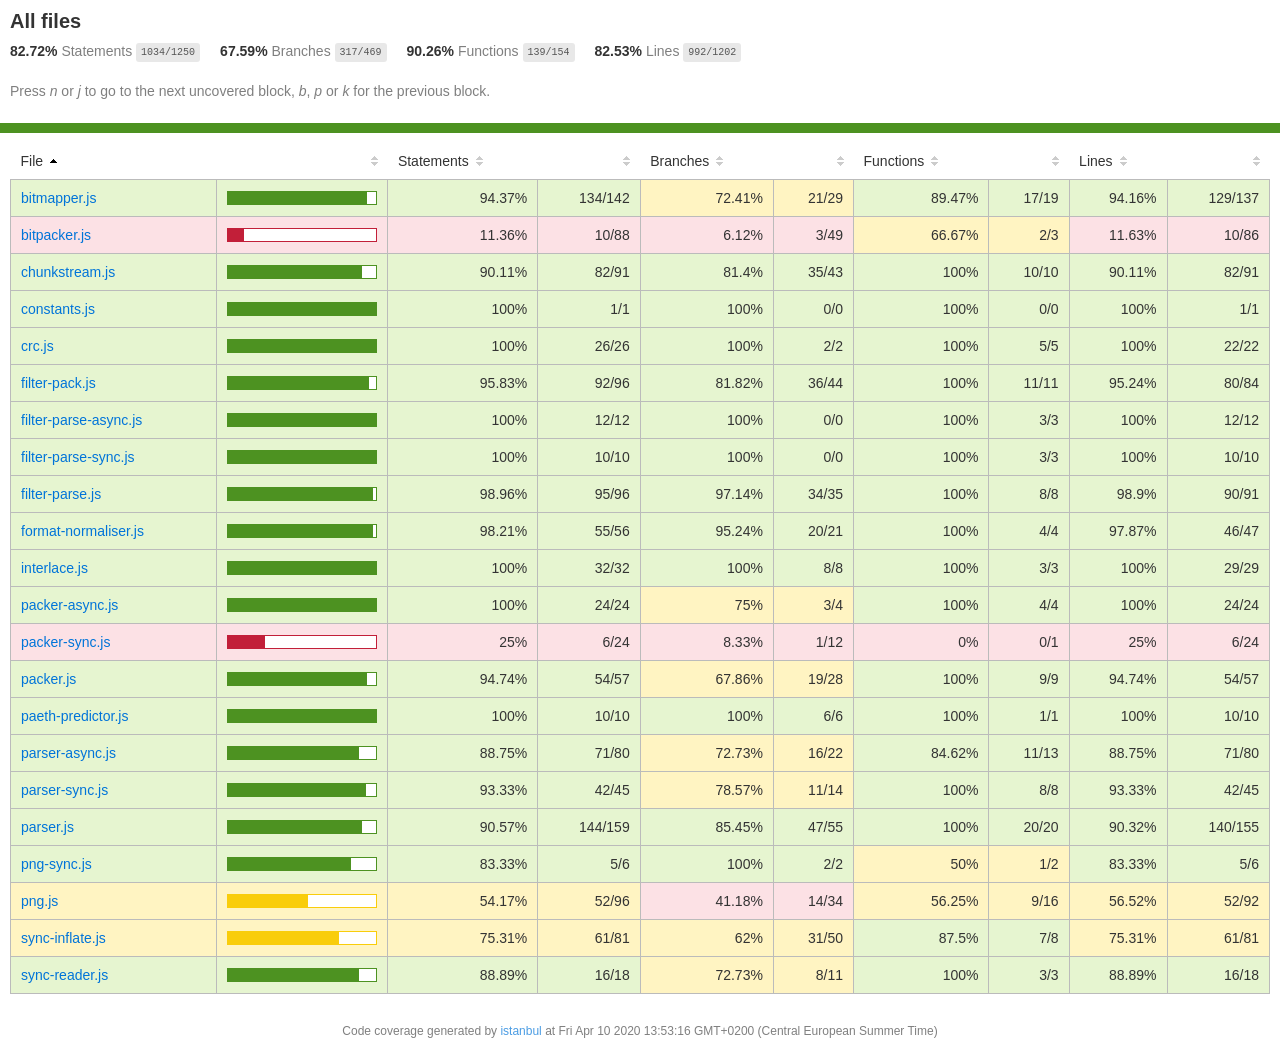
<file: backend/node_modules/pngjs/coverage/lcov-report/index.html>
<!doctype html>
<html lang="en">

<head>
    <title>Code coverage report for All files</title>
    <meta charset="utf-8" />
    <link rel="stylesheet" href="prettify.css" />
    <link rel="stylesheet" href="base.css" />
    <link rel="shortcut icon" type="image/x-icon" href="favicon.png" />
    <meta name="viewport" content="width=device-width, initial-scale=1" />
    <style type='text/css'>
        .coverage-summary .sorter {
            background-image: url(sort-arrow-sprite.png);
        }
    </style>
</head>
    
<body>
<div class='wrapper'>
    <div class='pad1'>
        <h1>All files</h1>
        <div class='clearfix'>
            
            <div class='fl pad1y space-right2'>
                <span class="strong">82.72% </span>
                <span class="quiet">Statements</span>
                <span class='fraction'>1034/1250</span>
            </div>
        
            
            <div class='fl pad1y space-right2'>
                <span class="strong">67.59% </span>
                <span class="quiet">Branches</span>
                <span class='fraction'>317/469</span>
            </div>
        
            
            <div class='fl pad1y space-right2'>
                <span class="strong">90.26% </span>
                <span class="quiet">Functions</span>
                <span class='fraction'>139/154</span>
            </div>
        
            
            <div class='fl pad1y space-right2'>
                <span class="strong">82.53% </span>
                <span class="quiet">Lines</span>
                <span class='fraction'>992/1202</span>
            </div>
        
            
        </div>
        <p class="quiet">
            Press <em>n</em> or <em>j</em> to go to the next uncovered block, <em>b</em>, <em>p</em> or <em>k</em> for the previous block.
        </p>
    </div>
    <div class='status-line high'></div>
    <div class="pad1">
<table class="coverage-summary">
<thead>
<tr>
   <th data-col="file" data-fmt="html" data-html="true" class="file">File</th>
   <th data-col="pic" data-type="number" data-fmt="html" data-html="true" class="pic"></th>
   <th data-col="statements" data-type="number" data-fmt="pct" class="pct">Statements</th>
   <th data-col="statements_raw" data-type="number" data-fmt="html" class="abs"></th>
   <th data-col="branches" data-type="number" data-fmt="pct" class="pct">Branches</th>
   <th data-col="branches_raw" data-type="number" data-fmt="html" class="abs"></th>
   <th data-col="functions" data-type="number" data-fmt="pct" class="pct">Functions</th>
   <th data-col="functions_raw" data-type="number" data-fmt="html" class="abs"></th>
   <th data-col="lines" data-type="number" data-fmt="pct" class="pct">Lines</th>
   <th data-col="lines_raw" data-type="number" data-fmt="html" class="abs"></th>
</tr>
</thead>
<tbody><tr>
	<td class="file high" data-value="bitmapper.js"><a href="bitmapper.js.html">bitmapper.js</a></td>
	<td data-value="94.37" class="pic high">
	<div class="chart"><div class="cover-fill" style="width: 94%"></div><div class="cover-empty" style="width: 6%"></div></div>
	</td>
	<td data-value="94.37" class="pct high">94.37%</td>
	<td data-value="142" class="abs high">134/142</td>
	<td data-value="72.41" class="pct medium">72.41%</td>
	<td data-value="29" class="abs medium">21/29</td>
	<td data-value="89.47" class="pct high">89.47%</td>
	<td data-value="19" class="abs high">17/19</td>
	<td data-value="94.16" class="pct high">94.16%</td>
	<td data-value="137" class="abs high">129/137</td>
	</tr>

<tr>
	<td class="file low" data-value="bitpacker.js"><a href="bitpacker.js.html">bitpacker.js</a></td>
	<td data-value="11.36" class="pic low">
	<div class="chart"><div class="cover-fill" style="width: 11%"></div><div class="cover-empty" style="width: 89%"></div></div>
	</td>
	<td data-value="11.36" class="pct low">11.36%</td>
	<td data-value="88" class="abs low">10/88</td>
	<td data-value="6.12" class="pct low">6.12%</td>
	<td data-value="49" class="abs low">3/49</td>
	<td data-value="66.67" class="pct medium">66.67%</td>
	<td data-value="3" class="abs medium">2/3</td>
	<td data-value="11.63" class="pct low">11.63%</td>
	<td data-value="86" class="abs low">10/86</td>
	</tr>

<tr>
	<td class="file high" data-value="chunkstream.js"><a href="chunkstream.js.html">chunkstream.js</a></td>
	<td data-value="90.11" class="pic high">
	<div class="chart"><div class="cover-fill" style="width: 90%"></div><div class="cover-empty" style="width: 10%"></div></div>
	</td>
	<td data-value="90.11" class="pct high">90.11%</td>
	<td data-value="91" class="abs high">82/91</td>
	<td data-value="81.4" class="pct high">81.4%</td>
	<td data-value="43" class="abs high">35/43</td>
	<td data-value="100" class="pct high">100%</td>
	<td data-value="10" class="abs high">10/10</td>
	<td data-value="90.11" class="pct high">90.11%</td>
	<td data-value="91" class="abs high">82/91</td>
	</tr>

<tr>
	<td class="file high" data-value="constants.js"><a href="constants.js.html">constants.js</a></td>
	<td data-value="100" class="pic high">
	<div class="chart"><div class="cover-fill cover-full" style="width: 100%"></div><div class="cover-empty" style="width: 0%"></div></div>
	</td>
	<td data-value="100" class="pct high">100%</td>
	<td data-value="1" class="abs high">1/1</td>
	<td data-value="100" class="pct high">100%</td>
	<td data-value="0" class="abs high">0/0</td>
	<td data-value="100" class="pct high">100%</td>
	<td data-value="0" class="abs high">0/0</td>
	<td data-value="100" class="pct high">100%</td>
	<td data-value="1" class="abs high">1/1</td>
	</tr>

<tr>
	<td class="file high" data-value="crc.js"><a href="crc.js.html">crc.js</a></td>
	<td data-value="100" class="pic high">
	<div class="chart"><div class="cover-fill cover-full" style="width: 100%"></div><div class="cover-empty" style="width: 0%"></div></div>
	</td>
	<td data-value="100" class="pct high">100%</td>
	<td data-value="26" class="abs high">26/26</td>
	<td data-value="100" class="pct high">100%</td>
	<td data-value="2" class="abs high">2/2</td>
	<td data-value="100" class="pct high">100%</td>
	<td data-value="5" class="abs high">5/5</td>
	<td data-value="100" class="pct high">100%</td>
	<td data-value="22" class="abs high">22/22</td>
	</tr>

<tr>
	<td class="file high" data-value="filter-pack.js"><a href="filter-pack.js.html">filter-pack.js</a></td>
	<td data-value="95.83" class="pic high">
	<div class="chart"><div class="cover-fill" style="width: 95%"></div><div class="cover-empty" style="width: 5%"></div></div>
	</td>
	<td data-value="95.83" class="pct high">95.83%</td>
	<td data-value="96" class="abs high">92/96</td>
	<td data-value="81.82" class="pct high">81.82%</td>
	<td data-value="44" class="abs high">36/44</td>
	<td data-value="100" class="pct high">100%</td>
	<td data-value="11" class="abs high">11/11</td>
	<td data-value="95.24" class="pct high">95.24%</td>
	<td data-value="84" class="abs high">80/84</td>
	</tr>

<tr>
	<td class="file high" data-value="filter-parse-async.js"><a href="filter-parse-async.js.html">filter-parse-async.js</a></td>
	<td data-value="100" class="pic high">
	<div class="chart"><div class="cover-fill cover-full" style="width: 100%"></div><div class="cover-empty" style="width: 0%"></div></div>
	</td>
	<td data-value="100" class="pct high">100%</td>
	<td data-value="12" class="abs high">12/12</td>
	<td data-value="100" class="pct high">100%</td>
	<td data-value="0" class="abs high">0/0</td>
	<td data-value="100" class="pct high">100%</td>
	<td data-value="3" class="abs high">3/3</td>
	<td data-value="100" class="pct high">100%</td>
	<td data-value="12" class="abs high">12/12</td>
	</tr>

<tr>
	<td class="file high" data-value="filter-parse-sync.js"><a href="filter-parse-sync.js.html">filter-parse-sync.js</a></td>
	<td data-value="100" class="pic high">
	<div class="chart"><div class="cover-fill cover-full" style="width: 100%"></div><div class="cover-empty" style="width: 0%"></div></div>
	</td>
	<td data-value="100" class="pct high">100%</td>
	<td data-value="10" class="abs high">10/10</td>
	<td data-value="100" class="pct high">100%</td>
	<td data-value="0" class="abs high">0/0</td>
	<td data-value="100" class="pct high">100%</td>
	<td data-value="3" class="abs high">3/3</td>
	<td data-value="100" class="pct high">100%</td>
	<td data-value="10" class="abs high">10/10</td>
	</tr>

<tr>
	<td class="file high" data-value="filter-parse.js"><a href="filter-parse.js.html">filter-parse.js</a></td>
	<td data-value="98.96" class="pic high">
	<div class="chart"><div class="cover-fill" style="width: 98%"></div><div class="cover-empty" style="width: 2%"></div></div>
	</td>
	<td data-value="98.96" class="pct high">98.96%</td>
	<td data-value="96" class="abs high">95/96</td>
	<td data-value="97.14" class="pct high">97.14%</td>
	<td data-value="35" class="abs high">34/35</td>
	<td data-value="100" class="pct high">100%</td>
	<td data-value="8" class="abs high">8/8</td>
	<td data-value="98.9" class="pct high">98.9%</td>
	<td data-value="91" class="abs high">90/91</td>
	</tr>

<tr>
	<td class="file high" data-value="format-normaliser.js"><a href="format-normaliser.js.html">format-normaliser.js</a></td>
	<td data-value="98.21" class="pic high">
	<div class="chart"><div class="cover-fill" style="width: 98%"></div><div class="cover-empty" style="width: 2%"></div></div>
	</td>
	<td data-value="98.21" class="pct high">98.21%</td>
	<td data-value="56" class="abs high">55/56</td>
	<td data-value="95.24" class="pct high">95.24%</td>
	<td data-value="21" class="abs high">20/21</td>
	<td data-value="100" class="pct high">100%</td>
	<td data-value="4" class="abs high">4/4</td>
	<td data-value="97.87" class="pct high">97.87%</td>
	<td data-value="47" class="abs high">46/47</td>
	</tr>

<tr>
	<td class="file high" data-value="interlace.js"><a href="interlace.js.html">interlace.js</a></td>
	<td data-value="100" class="pic high">
	<div class="chart"><div class="cover-fill cover-full" style="width: 100%"></div><div class="cover-empty" style="width: 0%"></div></div>
	</td>
	<td data-value="100" class="pct high">100%</td>
	<td data-value="32" class="abs high">32/32</td>
	<td data-value="100" class="pct high">100%</td>
	<td data-value="8" class="abs high">8/8</td>
	<td data-value="100" class="pct high">100%</td>
	<td data-value="3" class="abs high">3/3</td>
	<td data-value="100" class="pct high">100%</td>
	<td data-value="29" class="abs high">29/29</td>
	</tr>

<tr>
	<td class="file high" data-value="packer-async.js"><a href="packer-async.js.html">packer-async.js</a></td>
	<td data-value="100" class="pic high">
	<div class="chart"><div class="cover-fill cover-full" style="width: 100%"></div><div class="cover-empty" style="width: 0%"></div></div>
	</td>
	<td data-value="100" class="pct high">100%</td>
	<td data-value="24" class="abs high">24/24</td>
	<td data-value="75" class="pct medium">75%</td>
	<td data-value="4" class="abs medium">3/4</td>
	<td data-value="100" class="pct high">100%</td>
	<td data-value="4" class="abs high">4/4</td>
	<td data-value="100" class="pct high">100%</td>
	<td data-value="24" class="abs high">24/24</td>
	</tr>

<tr>
	<td class="file low" data-value="packer-sync.js"><a href="packer-sync.js.html">packer-sync.js</a></td>
	<td data-value="25" class="pic low">
	<div class="chart"><div class="cover-fill" style="width: 25%"></div><div class="cover-empty" style="width: 75%"></div></div>
	</td>
	<td data-value="25" class="pct low">25%</td>
	<td data-value="24" class="abs low">6/24</td>
	<td data-value="8.33" class="pct low">8.33%</td>
	<td data-value="12" class="abs low">1/12</td>
	<td data-value="0" class="pct low">0%</td>
	<td data-value="1" class="abs low">0/1</td>
	<td data-value="25" class="pct low">25%</td>
	<td data-value="24" class="abs low">6/24</td>
	</tr>

<tr>
	<td class="file high" data-value="packer.js"><a href="packer.js.html">packer.js</a></td>
	<td data-value="94.74" class="pic high">
	<div class="chart"><div class="cover-fill" style="width: 94%"></div><div class="cover-empty" style="width: 6%"></div></div>
	</td>
	<td data-value="94.74" class="pct high">94.74%</td>
	<td data-value="57" class="abs high">54/57</td>
	<td data-value="67.86" class="pct medium">67.86%</td>
	<td data-value="28" class="abs medium">19/28</td>
	<td data-value="100" class="pct high">100%</td>
	<td data-value="9" class="abs high">9/9</td>
	<td data-value="94.74" class="pct high">94.74%</td>
	<td data-value="57" class="abs high">54/57</td>
	</tr>

<tr>
	<td class="file high" data-value="paeth-predictor.js"><a href="paeth-predictor.js.html">paeth-predictor.js</a></td>
	<td data-value="100" class="pic high">
	<div class="chart"><div class="cover-fill cover-full" style="width: 100%"></div><div class="cover-empty" style="width: 0%"></div></div>
	</td>
	<td data-value="100" class="pct high">100%</td>
	<td data-value="10" class="abs high">10/10</td>
	<td data-value="100" class="pct high">100%</td>
	<td data-value="6" class="abs high">6/6</td>
	<td data-value="100" class="pct high">100%</td>
	<td data-value="1" class="abs high">1/1</td>
	<td data-value="100" class="pct high">100%</td>
	<td data-value="10" class="abs high">10/10</td>
	</tr>

<tr>
	<td class="file high" data-value="parser-async.js"><a href="parser-async.js.html">parser-async.js</a></td>
	<td data-value="88.75" class="pic high">
	<div class="chart"><div class="cover-fill" style="width: 88%"></div><div class="cover-empty" style="width: 12%"></div></div>
	</td>
	<td data-value="88.75" class="pct high">88.75%</td>
	<td data-value="80" class="abs high">71/80</td>
	<td data-value="72.73" class="pct medium">72.73%</td>
	<td data-value="22" class="abs medium">16/22</td>
	<td data-value="84.62" class="pct high">84.62%</td>
	<td data-value="13" class="abs high">11/13</td>
	<td data-value="88.75" class="pct high">88.75%</td>
	<td data-value="80" class="abs high">71/80</td>
	</tr>

<tr>
	<td class="file high" data-value="parser-sync.js"><a href="parser-sync.js.html">parser-sync.js</a></td>
	<td data-value="93.33" class="pic high">
	<div class="chart"><div class="cover-fill" style="width: 93%"></div><div class="cover-empty" style="width: 7%"></div></div>
	</td>
	<td data-value="93.33" class="pct high">93.33%</td>
	<td data-value="45" class="abs high">42/45</td>
	<td data-value="78.57" class="pct medium">78.57%</td>
	<td data-value="14" class="abs medium">11/14</td>
	<td data-value="100" class="pct high">100%</td>
	<td data-value="8" class="abs high">8/8</td>
	<td data-value="93.33" class="pct high">93.33%</td>
	<td data-value="45" class="abs high">42/45</td>
	</tr>

<tr>
	<td class="file high" data-value="parser.js"><a href="parser.js.html">parser.js</a></td>
	<td data-value="90.57" class="pic high">
	<div class="chart"><div class="cover-fill" style="width: 90%"></div><div class="cover-empty" style="width: 10%"></div></div>
	</td>
	<td data-value="90.57" class="pct high">90.57%</td>
	<td data-value="159" class="abs high">144/159</td>
	<td data-value="85.45" class="pct high">85.45%</td>
	<td data-value="55" class="abs high">47/55</td>
	<td data-value="100" class="pct high">100%</td>
	<td data-value="20" class="abs high">20/20</td>
	<td data-value="90.32" class="pct high">90.32%</td>
	<td data-value="155" class="abs high">140/155</td>
	</tr>

<tr>
	<td class="file high" data-value="png-sync.js"><a href="png-sync.js.html">png-sync.js</a></td>
	<td data-value="83.33" class="pic high">
	<div class="chart"><div class="cover-fill" style="width: 83%"></div><div class="cover-empty" style="width: 17%"></div></div>
	</td>
	<td data-value="83.33" class="pct high">83.33%</td>
	<td data-value="6" class="abs high">5/6</td>
	<td data-value="100" class="pct high">100%</td>
	<td data-value="2" class="abs high">2/2</td>
	<td data-value="50" class="pct medium">50%</td>
	<td data-value="2" class="abs medium">1/2</td>
	<td data-value="83.33" class="pct high">83.33%</td>
	<td data-value="6" class="abs high">5/6</td>
	</tr>

<tr>
	<td class="file medium" data-value="png.js"><a href="png.js.html">png.js</a></td>
	<td data-value="54.17" class="pic medium">
	<div class="chart"><div class="cover-fill" style="width: 54%"></div><div class="cover-empty" style="width: 46%"></div></div>
	</td>
	<td data-value="54.17" class="pct medium">54.17%</td>
	<td data-value="96" class="abs medium">52/96</td>
	<td data-value="41.18" class="pct low">41.18%</td>
	<td data-value="34" class="abs low">14/34</td>
	<td data-value="56.25" class="pct medium">56.25%</td>
	<td data-value="16" class="abs medium">9/16</td>
	<td data-value="56.52" class="pct medium">56.52%</td>
	<td data-value="92" class="abs medium">52/92</td>
	</tr>

<tr>
	<td class="file medium" data-value="sync-inflate.js"><a href="sync-inflate.js.html">sync-inflate.js</a></td>
	<td data-value="75.31" class="pic medium">
	<div class="chart"><div class="cover-fill" style="width: 75%"></div><div class="cover-empty" style="width: 25%"></div></div>
	</td>
	<td data-value="75.31" class="pct medium">75.31%</td>
	<td data-value="81" class="abs medium">61/81</td>
	<td data-value="62" class="pct medium">62%</td>
	<td data-value="50" class="abs medium">31/50</td>
	<td data-value="87.5" class="pct high">87.5%</td>
	<td data-value="8" class="abs high">7/8</td>
	<td data-value="75.31" class="pct medium">75.31%</td>
	<td data-value="81" class="abs medium">61/81</td>
	</tr>

<tr>
	<td class="file high" data-value="sync-reader.js"><a href="sync-reader.js.html">sync-reader.js</a></td>
	<td data-value="88.89" class="pic high">
	<div class="chart"><div class="cover-fill" style="width: 88%"></div><div class="cover-empty" style="width: 12%"></div></div>
	</td>
	<td data-value="88.89" class="pct high">88.89%</td>
	<td data-value="18" class="abs high">16/18</td>
	<td data-value="72.73" class="pct medium">72.73%</td>
	<td data-value="11" class="abs medium">8/11</td>
	<td data-value="100" class="pct high">100%</td>
	<td data-value="3" class="abs high">3/3</td>
	<td data-value="88.89" class="pct high">88.89%</td>
	<td data-value="18" class="abs high">16/18</td>
	</tr>

</tbody>
</table>
</div>
                <div class='push'></div><!-- for sticky footer -->
            </div><!-- /wrapper -->
            <div class='footer quiet pad2 space-top1 center small'>
                Code coverage generated by
                <a href="https://istanbul.js.org/" target="_blank">istanbul</a>
                at Fri Apr 10 2020 13:53:16 GMT+0200 (Central European Summer Time)
            </div>
        </div>
        <script src="prettify.js"></script>
        <script>
            window.onload = function () {
                prettyPrint();
            };
        </script>
        <script src="sorter.js"></script>
        <script src="block-navigation.js"></script>
    </body>
</html>
</file>
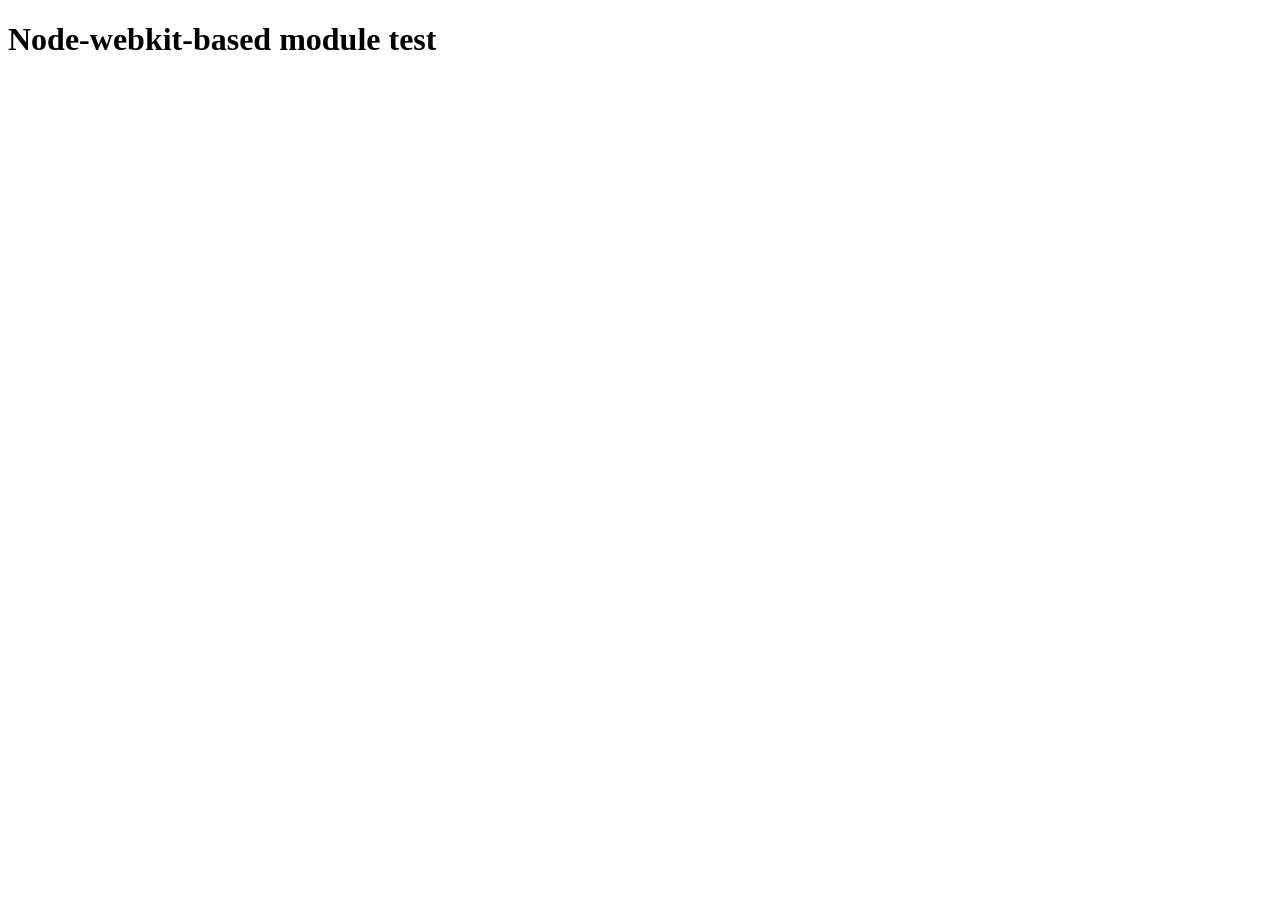
<file: backend/node_modules/@mapbox/node-pre-gyp/lib/util/nw-pre-gyp/index.html>
<!doctype html>
<html>
<head>
<meta charset="utf-8">
<title>Node-webkit-based module test</title>
<script>
function nwModuleTest(){
   var util = require('util');
   var moduleFolder = require('nw.gui').App.argv[0];
   try {
      require(moduleFolder);
   } catch(e) {
      if( process.platform !== 'win32' ){
         util.log('nw-pre-gyp error:');
         util.log(e.stack);
      }
      process.exit(1);
   }
   process.exit(0);
}
</script>
</head>
<body onload="nwModuleTest()">
<h1>Node-webkit-based module test</h1>
</body>
</html>
</file>
<file: backend/node_modules/pngjs/coverage/lcov-report/prettify.css>
.pln {
  color: #000;
}
@media screen {
  .str {
    color: #080;
  }
  .kwd {
    color: #008;
  }
  .com {
    color: #800;
  }
  .typ {
    color: #606;
  }
  .lit {
    color: #066;
  }
  .pun,
  .opn,
  .clo {
    color: #660;
  }
  .tag {
    color: #008;
  }
  .atn {
    color: #606;
  }
  .atv {
    color: #080;
  }
  .dec,
  .var {
    color: #606;
  }
  .fun {
    color: red;
  }
}
@media print, projection {
  .str {
    color: #060;
  }
  .kwd {
    color: #006;
    font-weight: bold;
  }
  .com {
    color: #600;
    font-style: italic;
  }
  .typ {
    color: #404;
    font-weight: bold;
  }
  .lit {
    color: #044;
  }
  .pun,
  .opn,
  .clo {
    color: #440;
  }
  .tag {
    color: #006;
    font-weight: bold;
  }
  .atn {
    color: #404;
  }
  .atv {
    color: #060;
  }
}
pre.prettyprint {
  padding: 2px;
  border: 1px solid #888;
}
ol.linenums {
  margin-top: 0;
  margin-bottom: 0;
}
li.L0,
li.L1,
li.L2,
li.L3,
li.L5,
li.L6,
li.L7,
li.L8 {
  list-style-type: none;
}
li.L1,
li.L3,
li.L5,
li.L7,
li.L9 {
  background: #eee;
}
</file>
<file: backend/node_modules/pngjs/coverage/lcov-report/base.css>
body,
html {
  margin: 0;
  padding: 0;
  height: 100%;
}
body {
  font-family: Helvetica Neue, Helvetica, Arial;
  font-size: 14px;
  color: #333;
}
.small {
  font-size: 12px;
}
*,
*:after,
*:before {
  -webkit-box-sizing: border-box;
  -moz-box-sizing: border-box;
  box-sizing: border-box;
}
h1 {
  font-size: 20px;
  margin: 0;
}
h2 {
  font-size: 14px;
}
pre {
  font: 12px/1.4 Consolas, "Liberation Mono", Menlo, Courier, monospace;
  margin: 0;
  padding: 0;
  -moz-tab-size: 2;
  -o-tab-size: 2;
  tab-size: 2;
}
a {
  color: #0074d9;
  text-decoration: none;
}
a:hover {
  text-decoration: underline;
}
.strong {
  font-weight: bold;
}
.space-top1 {
  padding: 10px 0 0 0;
}
.pad2y {
  padding: 20px 0;
}
.pad1y {
  padding: 10px 0;
}
.pad2x {
  padding: 0 20px;
}
.pad2 {
  padding: 20px;
}
.pad1 {
  padding: 10px;
}
.space-left2 {
  padding-left: 55px;
}
.space-right2 {
  padding-right: 20px;
}
.center {
  text-align: center;
}
.clearfix {
  display: block;
}
.clearfix:after {
  content: "";
  display: block;
  height: 0;
  clear: both;
  visibility: hidden;
}
.fl {
  float: left;
}
@media only screen and (max-width: 640px) {
  .col3 {
    width: 100%;
    max-width: 100%;
  }
  .hide-mobile {
    display: none !important;
  }
}

.quiet {
  color: #7f7f7f;
  color: rgba(0, 0, 0, 0.5);
}
.quiet a {
  opacity: 0.7;
}

.fraction {
  font-family: Consolas, "Liberation Mono", Menlo, Courier, monospace;
  font-size: 10px;
  color: #555;
  background: #e8e8e8;
  padding: 4px 5px;
  border-radius: 3px;
  vertical-align: middle;
}

div.path a:link,
div.path a:visited {
  color: #333;
}
table.coverage {
  border-collapse: collapse;
  margin: 10px 0 0 0;
  padding: 0;
}

table.coverage td {
  margin: 0;
  padding: 0;
  vertical-align: top;
}
table.coverage td.line-count {
  text-align: right;
  padding: 0 5px 0 20px;
}
table.coverage td.line-coverage {
  text-align: right;
  padding-right: 10px;
  min-width: 20px;
}

table.coverage td span.cline-any {
  display: inline-block;
  padding: 0 5px;
  width: 100%;
}
.missing-if-branch {
  display: inline-block;
  margin-right: 5px;
  border-radius: 3px;
  position: relative;
  padding: 0 4px;
  background: #333;
  color: yellow;
}

.skip-if-branch {
  display: none;
  margin-right: 10px;
  position: relative;
  padding: 0 4px;
  background: #ccc;
  color: white;
}
.missing-if-branch .typ,
.skip-if-branch .typ {
  color: inherit !important;
}
.coverage-summary {
  border-collapse: collapse;
  width: 100%;
}
.coverage-summary tr {
  border-bottom: 1px solid #bbb;
}
.keyline-all {
  border: 1px solid #ddd;
}
.coverage-summary td,
.coverage-summary th {
  padding: 10px;
}
.coverage-summary tbody {
  border: 1px solid #bbb;
}
.coverage-summary td {
  border-right: 1px solid #bbb;
}
.coverage-summary td:last-child {
  border-right: none;
}
.coverage-summary th {
  text-align: left;
  font-weight: normal;
  white-space: nowrap;
}
.coverage-summary th.file {
  border-right: none !important;
}
.coverage-summary th.pct {
}
.coverage-summary th.pic,
.coverage-summary th.abs,
.coverage-summary td.pct,
.coverage-summary td.abs {
  text-align: right;
}
.coverage-summary td.file {
  white-space: nowrap;
}
.coverage-summary td.pic {
  min-width: 120px !important;
}
.coverage-summary tfoot td {
}

.coverage-summary .sorter {
  height: 10px;
  width: 7px;
  display: inline-block;
  margin-left: 0.5em;
  background: url(sort-arrow-sprite.png) no-repeat scroll 0 0 transparent;
}
.coverage-summary .sorted .sorter {
  background-position: 0 -20px;
}
.coverage-summary .sorted-desc .sorter {
  background-position: 0 -10px;
}
.status-line {
  height: 10px;
}
/* yellow */
.cbranch-no {
  background: yellow !important;
  color: #111;
}
/* dark red */
.red.solid,
.status-line.low,
.low .cover-fill {
  background: #c21f39;
}
.low .chart {
  border: 1px solid #c21f39;
}
.highlighted,
.highlighted .cstat-no,
.highlighted .fstat-no,
.highlighted .cbranch-no {
  background: #c21f39 !important;
}
/* medium red */
.cstat-no,
.fstat-no,
.cbranch-no,
.cbranch-no {
  background: #f6c6ce;
}
/* light red */
.low,
.cline-no {
  background: #fce1e5;
}
/* light green */
.high,
.cline-yes {
  background: rgb(230, 245, 208);
}
/* medium green */
.cstat-yes {
  background: rgb(161, 215, 106);
}
/* dark green */
.status-line.high,
.high .cover-fill {
  background: rgb(77, 146, 33);
}
.high .chart {
  border: 1px solid rgb(77, 146, 33);
}
/* dark yellow (gold) */
.status-line.medium,
.medium .cover-fill {
  background: #f9cd0b;
}
.medium .chart {
  border: 1px solid #f9cd0b;
}
/* light yellow */
.medium {
  background: #fff4c2;
}

.cstat-skip {
  background: #ddd;
  color: #111;
}
.fstat-skip {
  background: #ddd;
  color: #111 !important;
}
.cbranch-skip {
  background: #ddd !important;
  color: #111;
}

span.cline-neutral {
  background: #eaeaea;
}

.coverage-summary td.empty {
  opacity: 0.5;
  padding-top: 4px;
  padding-bottom: 4px;
  line-height: 1;
  color: #888;
}

.cover-fill,
.cover-empty {
  display: inline-block;
  height: 12px;
}
.chart {
  line-height: 0;
}
.cover-empty {
  background: white;
}
.cover-full {
  border-right: none !important;
}
pre.prettyprint {
  border: none !important;
  padding: 0 !important;
  margin: 0 !important;
}
.com {
  color: #999 !important;
}
.ignore-none {
  color: #999;
  font-weight: normal;
}

.wrapper {
  min-height: 100%;
  height: auto !important;
  height: 100%;
  margin: 0 auto -48px;
}
.footer,
.push {
  height: 48px;
}
</file>
